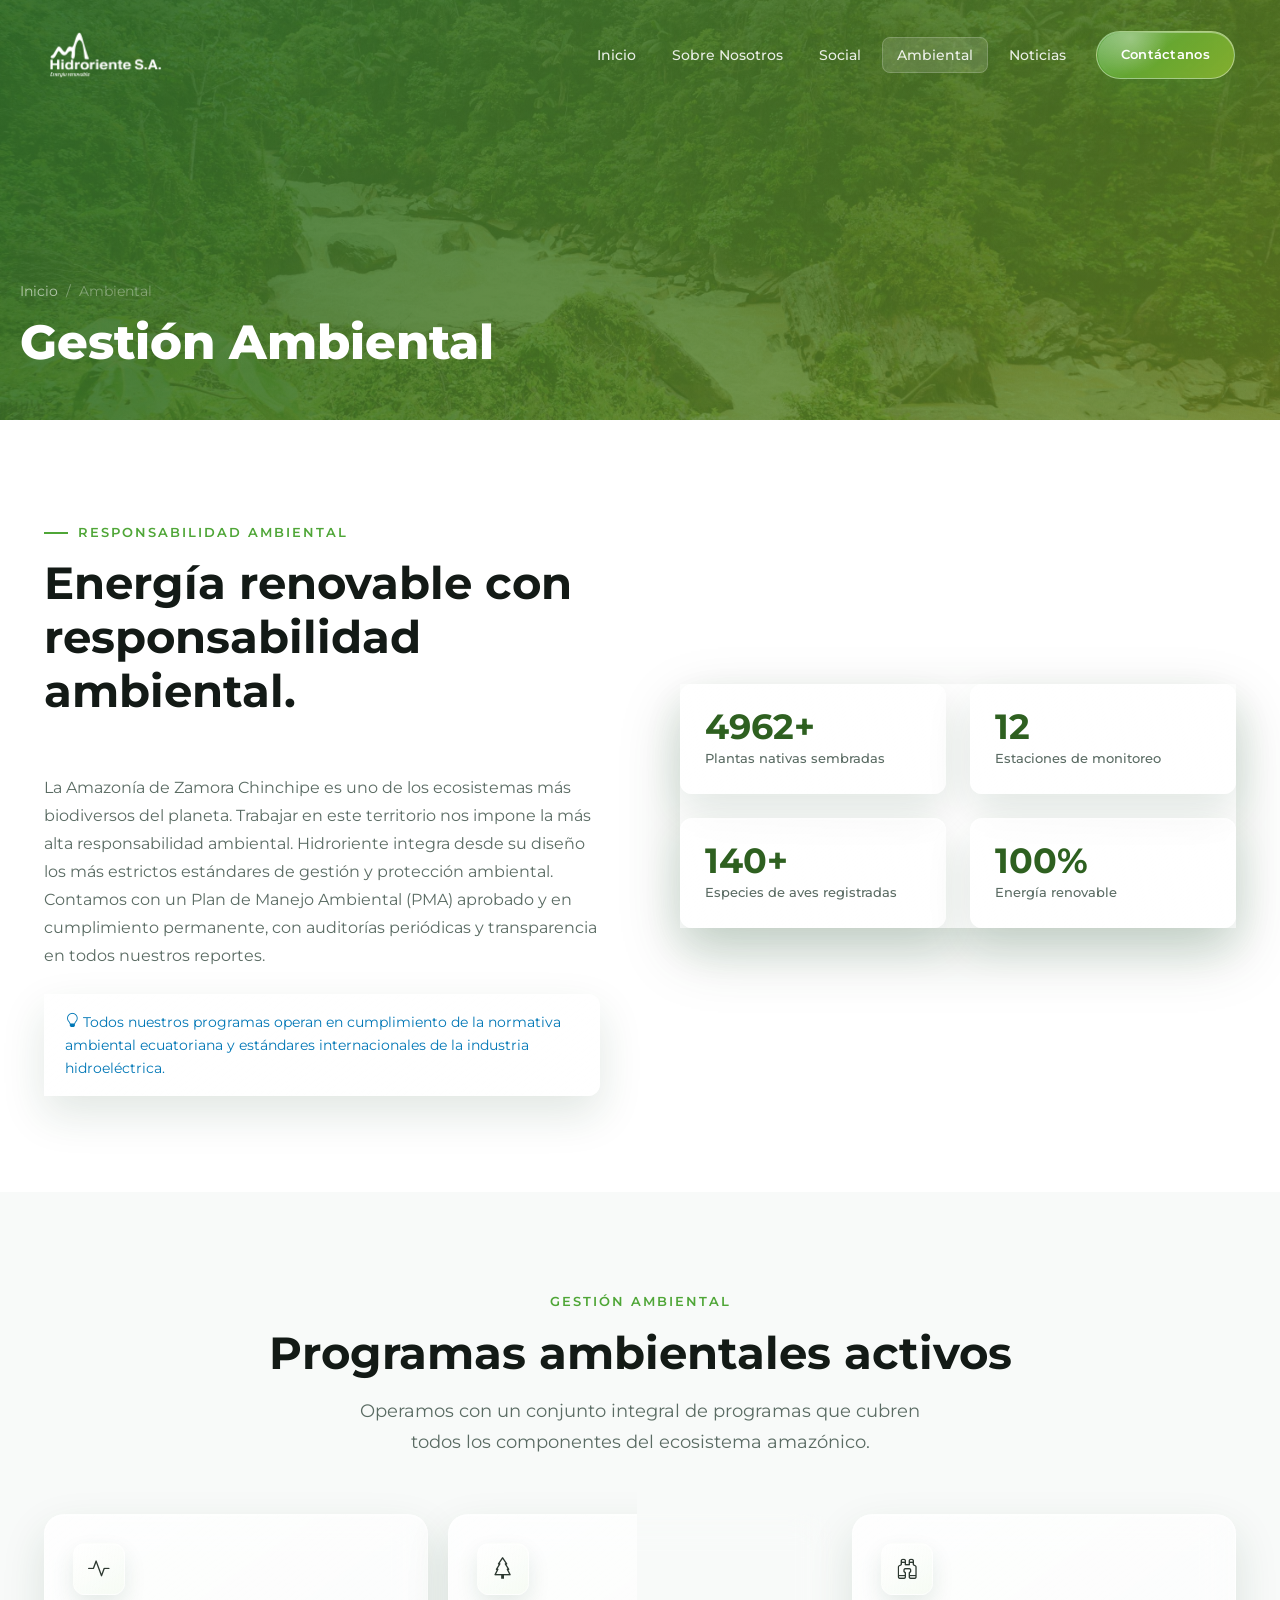
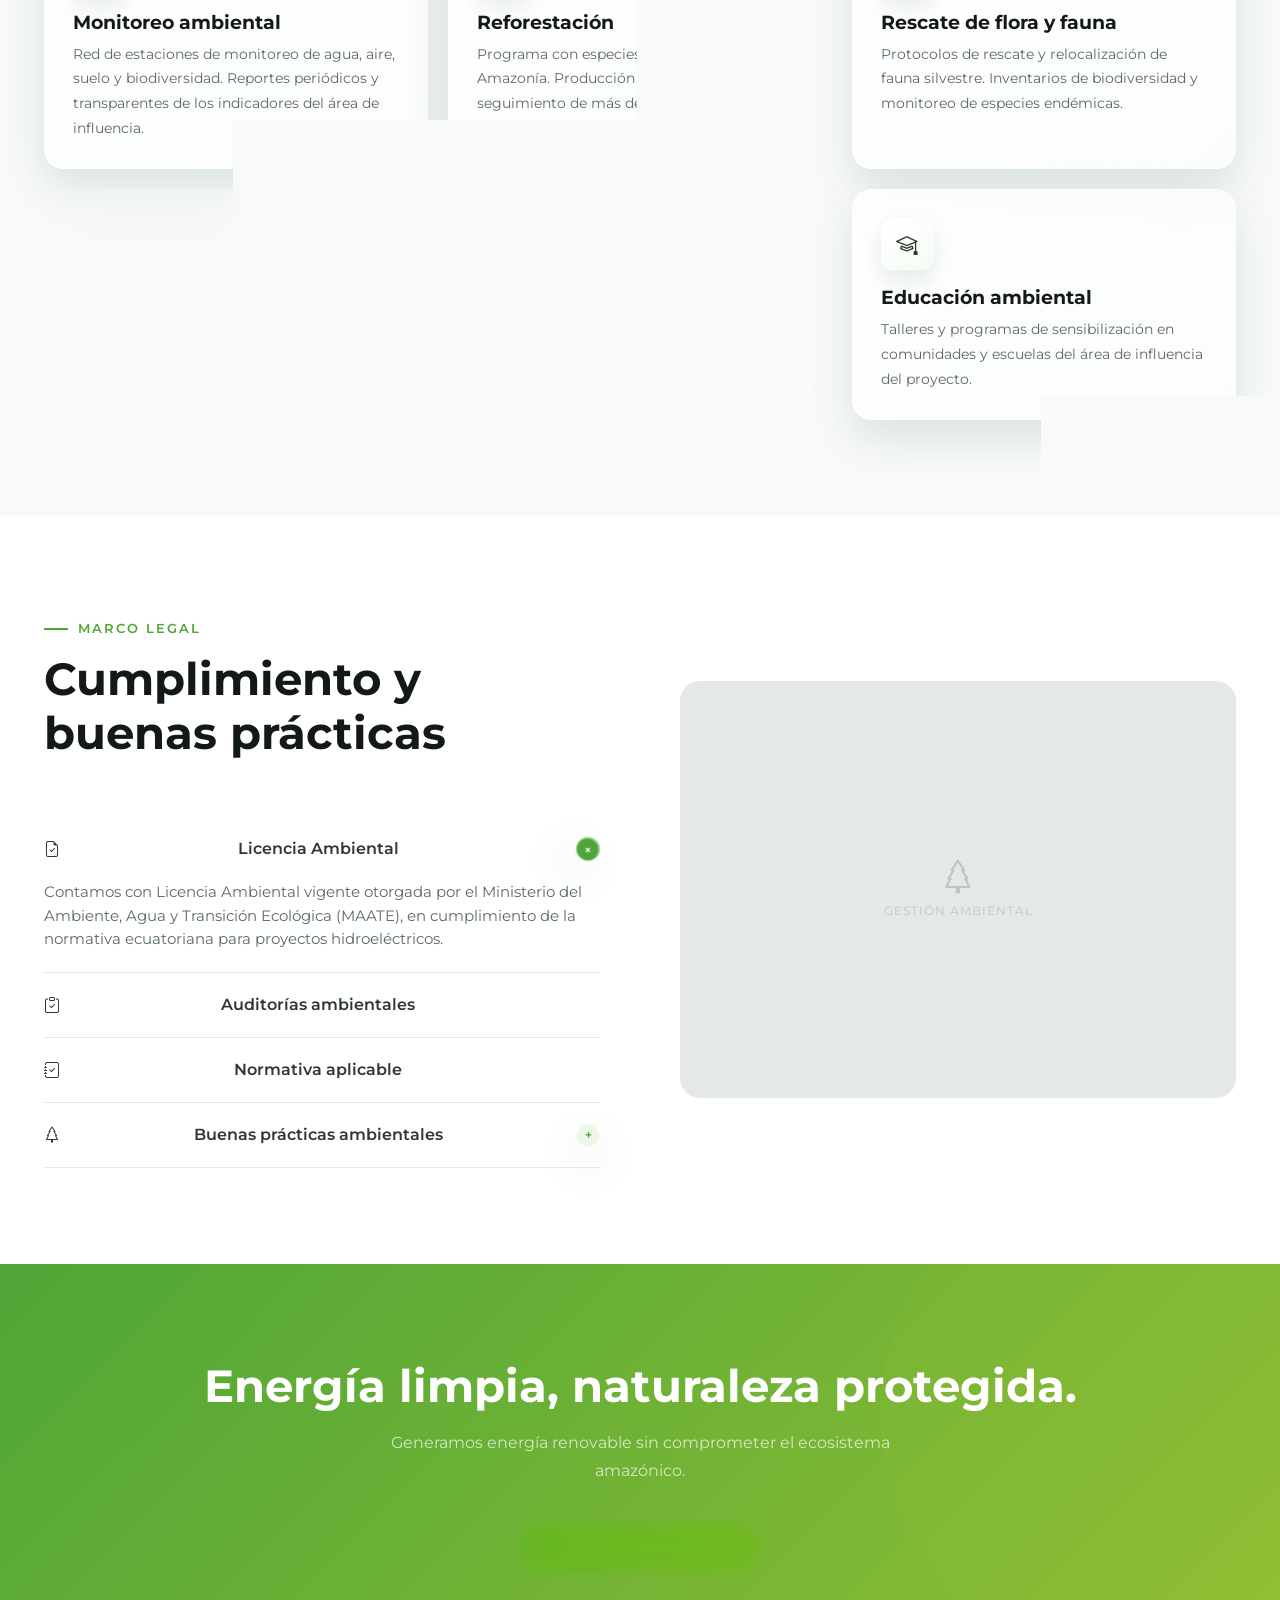
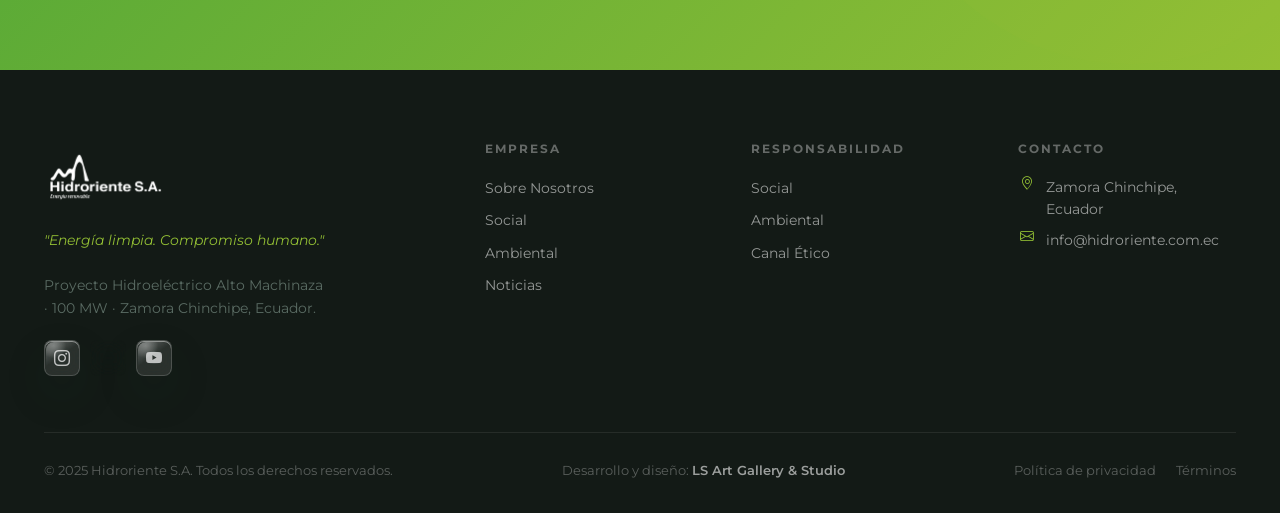
<file: hidroriente 2/pages/ambiental.html>
<!DOCTYPE html><html lang="es"><head><meta charset="UTF-8"><meta name="viewport" content="width=device-width,initial-scale=1.0"><meta name="description" content="Hidroriente impulsa energía renovable con monitoreo, reforestación y protección ambiental en la Amazonía ecuatoriana."><title>Gestión ambiental | Hidroriente</title>
  <link rel="icon" type="image/png" href="../assets/icons/fabicon-hidroriente.png">
  <link rel="apple-touch-icon" href="../assets/icons/fabicon-hidroriente.png"><link rel="preconnect" href="https://fonts.googleapis.com"><link href="https://fonts.googleapis.com/css2?family=Montserrat:ital,wght@0,300;0,400;0,500;0,600;0,700;0,800;1,400&display=swap" rel="stylesheet"><link rel="stylesheet" href="../css/style.css"><style>:root{--green:#4FA637;--green-dark:#2e6020;--green-light:#93BF34;--green-pale:#edf7e8;--font-display:'Montserrat',sans-serif;--font-body:'Montserrat',sans-serif}h1,h2,h3,h4,h5{font-family:'Montserrat',sans-serif;font-weight:700}h1{font-weight:800}.nav-logo-img{display:block !important;height:70px;width:auto;object-fit:contain;filter:brightness(0) invert(1);transition:filter 0.3s ease}.site-header.scrolled .nav-logo-img{filter:none}.hero-inner{background:linear-gradient(135deg,#3F842C 0%,#6F9128 100%)}.cta-section{background:linear-gradient(135deg,#4FA637 0%,#93BF34 100%)}</style>
  <link rel="canonical" href="https://hidroriente-v1.vercel.app/pages/ambiental.html">
  <meta name="robots" content="index,follow">
  <meta property="og:type" content="website">
  <meta property="og:site_name" content="Hidroriente S.A.">
  <meta property="og:locale" content="es_EC">
  <meta property="og:url" content="https://hidroriente-v1.vercel.app/pages/ambiental.html">
  <meta property="og:title" content="Gestión ambiental | Hidroriente">
  <meta property="og:description" content="Hidroriente impulsa energía renovable con monitoreo, reforestación y protección ambiental en la Amazonía ecuatoriana.">
  <meta property="og:image" content="https://hidroriente-v1.vercel.app/assets/images/hero-main.jpg">
  <meta name="twitter:card" content="summary_large_image">
  <meta name="twitter:title" content="Gestión ambiental | Hidroriente">
  <meta name="twitter:description" content="Hidroriente impulsa energía renovable con monitoreo, reforestación y protección ambiental en la Amazonía ecuatoriana.">
  <meta name="twitter:image" content="https://hidroriente-v1.vercel.app/assets/images/hero-main.jpg">
</head><body><header class="site-header" id="siteHeader"><div class="container"><nav class="nav">
<a href="../index.html" class="nav-logo"><img src="../assets/logos/logo.png" alt="Hidroriente" class="nav-logo-img" onerror="this.style.display='none'"></a>
<ul class="nav-links"><li><a href="../index.html" class="nav-link ">Inicio</a></li><li><a href="../pages/sobre-nosotros.html" class="nav-link ">Sobre Nosotros</a></li><li><a href="../pages/social.html" class="nav-link ">Social</a></li><li><a href="../pages/ambiental.html" class="nav-link active">Ambiental</a></li><li><a href="../pages/noticias.html" class="nav-link ">Noticias</a></li><li><a href="../pages/contacto.html" class="nav-link nav-cta"><span class="btn btn--primary" style="padding:10px 20px;font-size:.84rem">Contáctanos</span></a></li></ul>
<button class="nav-hamburger"><span></span><span></span><span></span></button></nav></div></header>
<nav class="nav-mobile"><button class="nav-mobile-close"><i class="bi bi-x-lg" aria-hidden="true"></i></button><a href="../index.html" class="nav-link">Inicio</a><a href="../pages/sobre-nosotros.html" class="nav-link">Sobre Nosotros</a><a href="../pages/social.html" class="nav-link">Social</a><a href="../pages/ambiental.html" class="nav-link">Ambiental</a><a href="../pages/noticias.html" class="nav-link">Noticias</a><a href="../pages/contacto.html" class="nav-link">Contacto</a></nav><section class="hero-inner"><div class="hero-bg"><img src="../assets/images/hero-ambiental.jpg" alt="Gestión Ambiental" class="hero-bg-img" onerror="this.style.display='none'"></div><div class="container hero-inner-content"><div class="breadcrumb"><a href="../index.html">Inicio</a><span>/</span><span>Ambiental</span></div><h1>Gestión Ambiental</h1></div></section>
<section class="section"><div class="container"><div class="intro-block-inner">
<div class="fade-up"><div class="section-header"><div class="eyebrow">Responsabilidad ambiental</div><h2>Energía renovable con responsabilidad ambiental.</h2></div>
<p>La Amazonía de Zamora Chinchipe es uno de los ecosistemas más biodiversos del planeta. Trabajar en este territorio nos impone la más alta responsabilidad ambiental. Hidroriente integra desde su diseño los más estrictos estándares de gestión y protección ambiental.</p>
<p>Contamos con un Plan de Manejo Ambiental (PMA) aprobado y en cumplimiento permanente, con auditorías periódicas y transparencia en todos nuestros reportes.</p>
<div class="notice mt-24"><i class="bi bi-lightbulb" aria-hidden="true"></i> Todos nuestros programas operan en cumplimiento de la normativa ambiental ecuatoriana y estándares internacionales de la industria hidroeléctrica.</div></div>
<div class="intro-numbers stagger fade-up">
<div class="intro-number"><span class="intro-number-val" data-count="5000" data-suffix="+">5000+</span><span class="intro-number-label">Plantas nativas sembradas</span></div>
<div class="intro-number"><span class="intro-number-val">12</span><span class="intro-number-label">Estaciones de monitoreo</span></div>
<div class="intro-number"><span class="intro-number-val">140+</span><span class="intro-number-label">Especies de aves registradas</span></div>
<div class="intro-number"><span class="intro-number-val">100%</span><span class="intro-number-label">Energía renovable</span></div>
</div></div></div></section>

<section class="section bg-off"><div class="container">
<div class="section-header section-header--center fade-up"><div class="eyebrow">Gestión ambiental</div><h2>Programas ambientales activos</h2><p>Operamos con un conjunto integral de programas que cubren todos los componentes del ecosistema amazónico.</p></div>
<div style="display:grid;grid-template-columns:repeat(3,1fr);gap:20px" class="stagger">
<div class="program-card"><div class="program-card-icon"><i class="bi bi-activity" aria-hidden="true"></i></div><h4>Monitoreo ambiental</h4><p>Red de estaciones de monitoreo de agua, aire, suelo y biodiversidad. Reportes periódicos y transparentes de los indicadores del área de influencia.</p></div>
<div class="program-card"><div class="program-card-icon"><i class="bi bi-tree" aria-hidden="true"></i></div><h4>Reforestación</h4><p>Programa con especies nativas de la Amazonía. Producción en vivero, siembra y seguimiento de más de 5.000 plantas en zonas de compensación.</p></div>
<div class="program-card"><div class="program-card-icon"><i class="bi bi-binoculars" aria-hidden="true"></i></div><h4>Rescate de flora y fauna</h4><p>Protocolos de rescate y relocalización de fauna silvestre. Inventarios de biodiversidad y monitoreo de especies endémicas.</p></div>
<div class="program-card"><div class="program-card-icon"><i class="bi bi-droplet" aria-hidden="true"></i></div><h4>Calidad del agua</h4><p>Monitoreo permanente de la calidad fisicoquímica y biológica del río Alto Machinaza. Control de caudales ecológicos.</p></div>
<div class="program-card"><div class="program-card-icon"><i class="bi bi-recycle" aria-hidden="true"></i></div><h4>Manejo de residuos</h4><p>Sistema integral de gestión de residuos sólidos y líquidos. Manejo diferenciado, reciclaje y disposición final adecuada.</p></div>
<div class="program-card"><div class="program-card-icon"><i class="bi bi-mortarboard" aria-hidden="true"></i></div><h4>Educación ambiental</h4><p>Talleres y programas de sensibilización en comunidades y escuelas del área de influencia del proyecto.</p></div>
</div></div></section>

<section class="section"><div class="container"><div class="intro-block-inner">
<div class="fade-up"><div class="section-header"><div class="eyebrow">Marco legal</div><h2>Cumplimiento y buenas prácticas</h2></div>
<div class="accordion-item open"><button class="accordion-trigger"><i class="bi bi-file-earmark-check" aria-hidden="true"></i> Licencia Ambiental <span class="accordion-icon">+</span></button><div class="accordion-body">Contamos con Licencia Ambiental vigente otorgada por el Ministerio del Ambiente, Agua y Transición Ecológica (MAATE), en cumplimiento de la normativa ecuatoriana para proyectos hidroeléctricos.</div></div>
<div class="accordion-item"><button class="accordion-trigger"><i class="bi bi-clipboard-check" aria-hidden="true"></i> Auditorías ambientales <span class="accordion-icon">+</span></button><div class="accordion-body">Realizamos auditorías ambientales periódicas internas y externas. Los resultados son presentados ante la autoridad ambiental y comunicados con total transparencia.</div></div>
<div class="accordion-item"><button class="accordion-trigger"><i class="bi bi-journal-check" aria-hidden="true"></i> Normativa aplicable <span class="accordion-icon">+</span></button><div class="accordion-body">Cumplimos con el Código Orgánico del Ambiente, el Reglamento al CODA, el TULSMA y estándares internacionales de la industria hidroeléctrica.</div></div>
<div class="accordion-item"><button class="accordion-trigger"><i class="bi bi-tree" aria-hidden="true"></i> Buenas prácticas ambientales <span class="accordion-icon">+</span></button><div class="accordion-body">Aplicamos buenas prácticas en todas las fases: control de erosión, manejo de escorrentías, protección de riberas y minimización de impactos en el ecosistema amazónico.</div></div>
</div>
<div class="fade-up" style="border-radius:var(--radius-lg);overflow:hidden;aspect-ratio:4/3;background:var(--gray-200)">
<div class="img-placeholder"><span class="img-placeholder-icon bi bi-tree" aria-hidden="true"></span><span>Gestión Ambiental</span></div></div>
</div></div></section>
<section class="section cta-section"><div class="container fade-up"><h2>Energía limpia, naturaleza protegida.</h2><p>Generamos energía renovable sin comprometer el ecosistema amazónico.</p><a href="noticias.html" class="btn btn--primary">Ver noticias ambientales</a></div></section><footer class="site-footer"><div class="container"><div class="footer-grid">
<div class="footer-brand"><div class="footer-logo"><img src="../assets/logos/logo.png" alt="Hidroriente" style="height:70px;width:auto;object-fit:contain;filter:brightness(0) invert(1)" onerror="this.style.display='none'"><div class="footer-logo-mark" id="footerFallback" style="display:none">H</div></div><p class="footer-tagline">"Energía limpia. Compromiso humano."</p><p class="footer-desc">Proyecto Hidroeléctrico Alto Machinaza · 100 MW · Zamora Chinchipe, Ecuador.</p><div class="footer-socials"><a href="https://www.instagram.com/hidroriente/" class="footer-social" title="Instagram" aria-label="Instagram" target="_blank" rel="noopener"><i class="bi bi-instagram" aria-hidden="true"></i></a><a href="https://ec.linkedin.com/company/hidroriente" class="footer-social" title="LinkedIn" aria-label="LinkedIn" target="_blank" rel="noopener"><i class="bi bi-linkedin" aria-hidden="true"></i></a><a href="https://www.youtube.com/@hidroriente" class="footer-social" title="YouTube" aria-label="YouTube" target="_blank" rel="noopener"><i class="bi bi-youtube" aria-hidden="true"></i></a></div></div>
<div class="footer-col"><h5>Empresa</h5><nav class="footer-links"><a href="../pages/sobre-nosotros.html">Sobre Nosotros</a><a href="../pages/social.html">Social</a><a href="../pages/ambiental.html">Ambiental</a><a href="../pages/noticias.html">Noticias</a></nav></div>
<div class="footer-col"><h5>Responsabilidad</h5><nav class="footer-links"><a href="../pages/social.html">Social</a><a href="../pages/ambiental.html">Ambiental</a><a href="../pages/contacto.html#canal-etico">Canal Ético</a></nav></div>
        <div class="footer-col"><h5>Contacto</h5><div class="footer-contact-item"><i class="bi bi-geo-alt" aria-hidden="true"></i><span>Zamora Chinchipe, Ecuador</span></div><div class="footer-contact-item"><i class="bi bi-envelope" aria-hidden="true"></i><span>info@hidroriente.com.ec</span></div></div>
</div><div class="footer-bottom"><span>© 2025 Hidroriente S.A. Todos los derechos reservados.</span><span class="footer-credit">Desarrollo y diseño: <a href="https://lsartstudios.com" target="_blank" rel="noopener">LS Art Gallery &amp; Studio</a></span><div style="display:flex;gap:20px"><a href="https://acrobat.adobe.com/id/urn:aaid:sc:US:3f950a81-88f4-4bac-9480-9a20771fda4f" target="_blank" rel="noopener">Política de privacidad</a><a href="#">Términos</a></div></div></div></footer><script src="../js/main.js"></script></body></html>
</file>
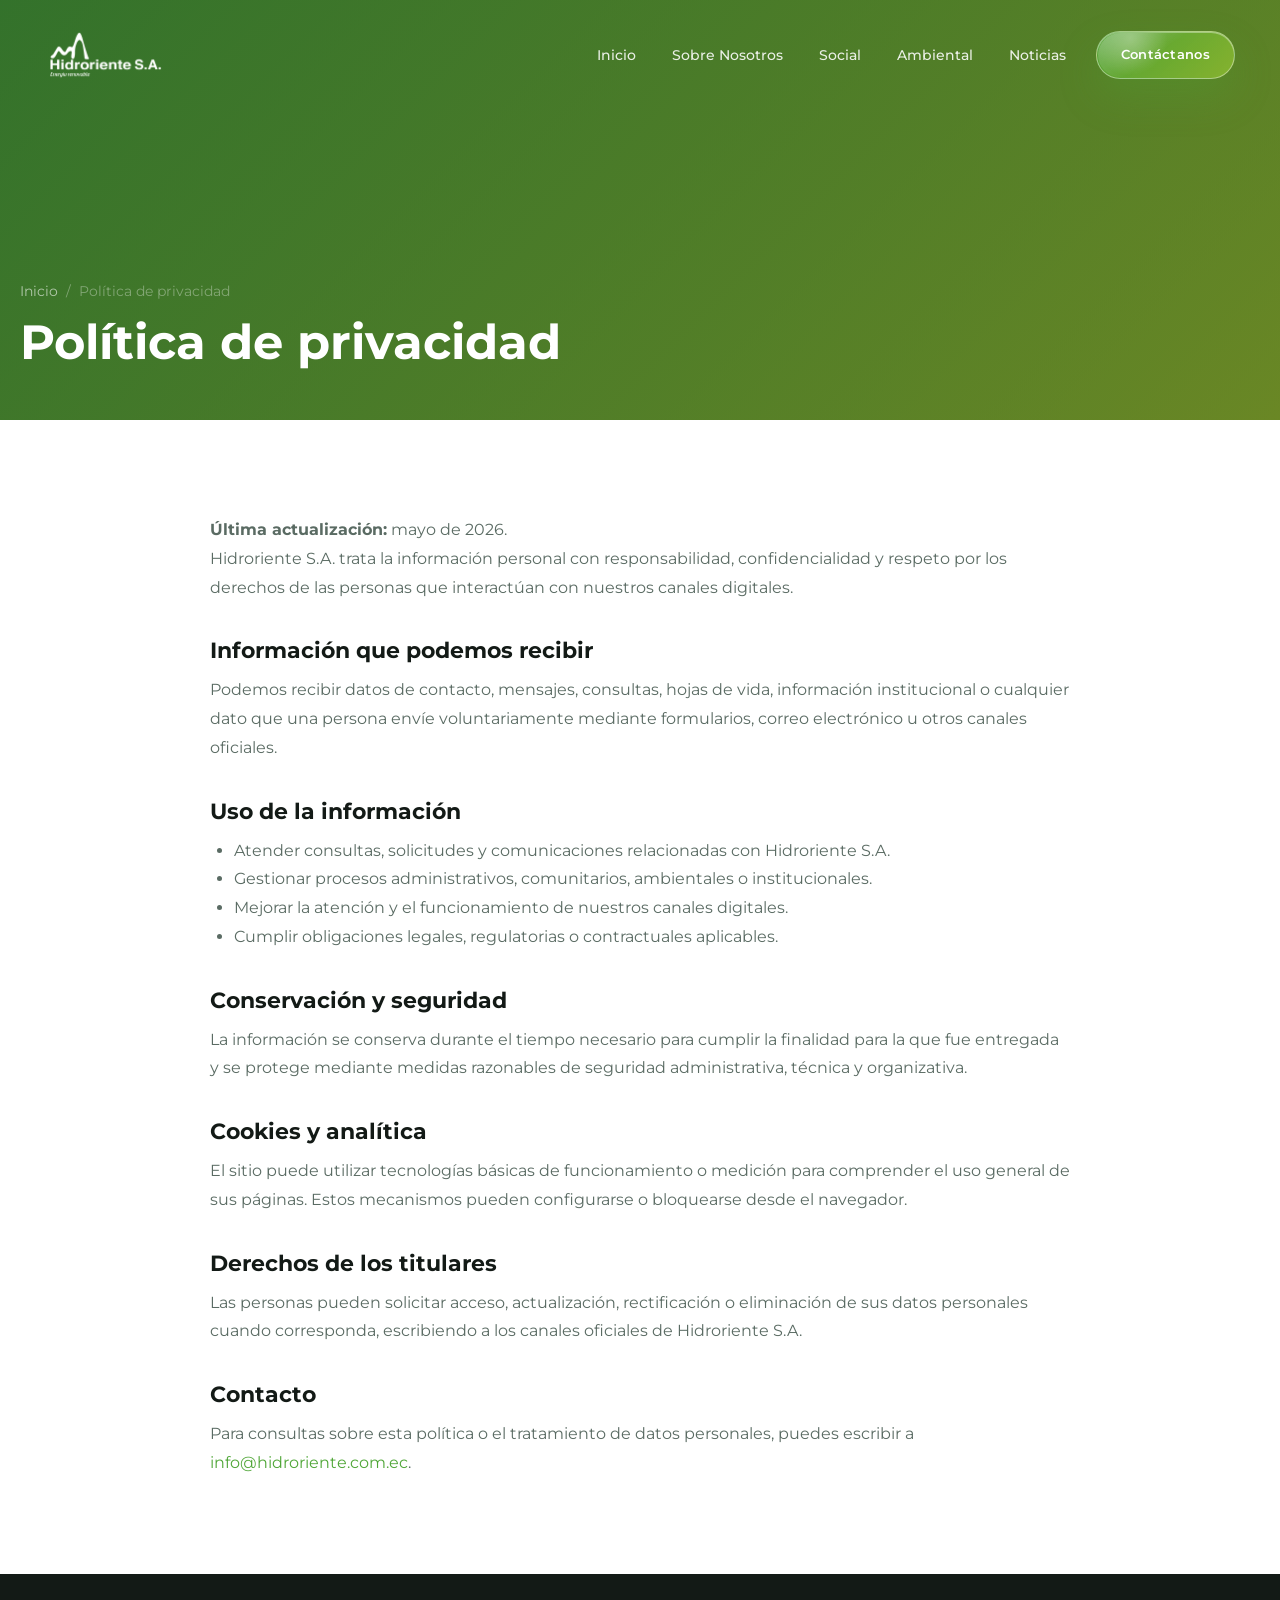
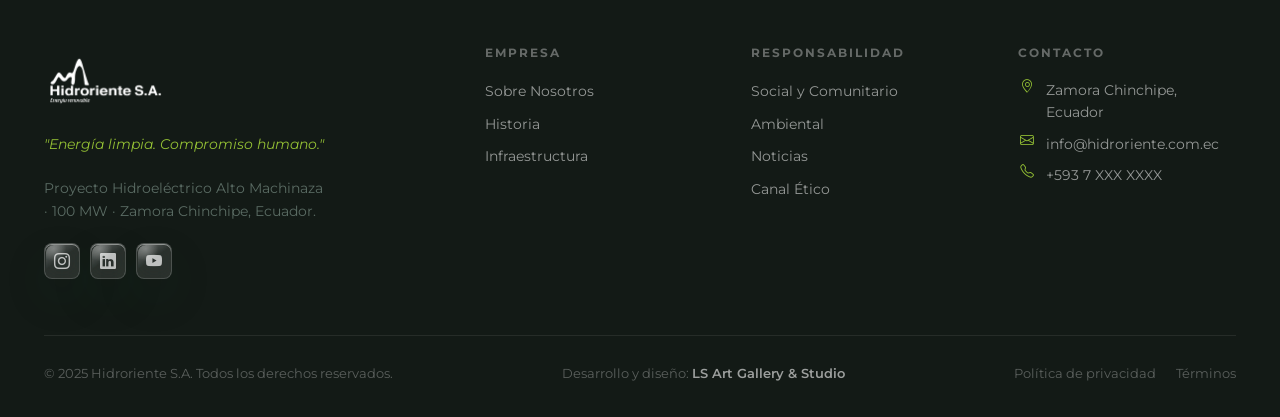
<file: hidroriente 2/pages/politica-privacidad.html>
<!DOCTYPE html>
<html lang="es">
<head>
  <meta charset="UTF-8">
  <meta name="viewport" content="width=device-width, initial-scale=1.0">
  <meta name="description" content="Política de privacidad de Hidroriente S.A.">
  <title>Política de privacidad — Hidroriente S.A.</title>
  <link rel="icon" type="image/png" href="../assets/icons/fabicon-hidroriente.png">
  <link rel="apple-touch-icon" href="../assets/icons/fabicon-hidroriente.png">
  <link rel="preconnect" href="https://fonts.googleapis.com">
  <link href="https://fonts.googleapis.com/css2?family=Montserrat:ital,wght@0,300;0,400;0,500;0,600;0,700;0,800;1,400&display=swap" rel="stylesheet">
  <link rel="stylesheet" href="../css/style.css">
  <style>
    :root {
      --green: #4FA637;
      --green-dark: #2e6020;
      --green-light: #93BF34;
      --green-pale: #edf7e8;
      --font-display: 'Montserrat', sans-serif;
      --font-body: 'Montserrat', sans-serif;
    }

    h1, h2, h3, h4, h5 {
      font-family: 'Montserrat', sans-serif;
      font-weight: 700;
    }

    .nav-logo-img {
      display: block !important;
      height: 70px;
      width: auto;
      object-fit: contain;
      filter: brightness(0) invert(1);
      transition: filter 0.3s ease;
    }

    .site-header.scrolled .nav-logo-img {
      filter: none;
    }

    .hero-inner,
    .hero-inner .hero-bg {
      background: linear-gradient(135deg, #3F842C 0%, #6F9128 100%);
    }

    .privacy-content {
      max-width: 860px;
      margin: 0 auto;
    }

    .privacy-content h2 {
      margin-top: 36px;
      margin-bottom: 12px;
      font-size: 1.35rem;
    }

    .privacy-content p,
    .privacy-content li {
      color: var(--gray-600);
      line-height: 1.8;
    }

    .privacy-content ul {
      list-style: disc;
      padding-left: 24px;
      margin: 12px 0 0;
    }
  </style>
</head>
<body>

<header class="site-header" id="siteHeader">
  <div class="container">
    <nav class="nav">
      <a href="../index.html" class="nav-logo">
        <img src="../assets/logos/logo.png" alt="Hidroriente" class="nav-logo-img">
      </a>
      <ul class="nav-links">
        <li><a href="../index.html" class="nav-link">Inicio</a></li>
        <li><a href="../pages/sobre-nosotros.html" class="nav-link">Sobre Nosotros</a></li>
        <li><a href="../pages/social.html" class="nav-link">Social</a></li>
        <li><a href="../pages/ambiental.html" class="nav-link">Ambiental</a></li>
        <li><a href="../pages/noticias.html" class="nav-link">Noticias</a></li>
        <li><a href="../pages/contacto.html" class="nav-link nav-cta">
          <span class="btn btn--primary" style="padding:10px 22px;font-size:.84rem">Contáctanos</span>
        </a></li>
      </ul>
      <button class="nav-hamburger" aria-label="Menú">
        <span></span><span></span><span></span>
      </button>
    </nav>
  </div>
</header>

<nav class="nav-mobile">
  <button class="nav-mobile-close" aria-label="Cerrar"><i class="bi bi-x-lg" aria-hidden="true"></i></button>
  <a href="../index.html" class="nav-link">Inicio</a>
  <a href="../pages/sobre-nosotros.html" class="nav-link">Sobre Nosotros</a>
  <a href="../pages/social.html" class="nav-link">Social</a>
  <a href="../pages/ambiental.html" class="nav-link">Ambiental</a>
  <a href="../pages/noticias.html" class="nav-link">Noticias</a>
  <a href="../pages/contacto.html" class="nav-link">Contacto</a>
</nav>

<section class="hero-inner">
  <div class="hero-bg"></div>
  <div class="container hero-inner-content">
    <div class="breadcrumb">
      <a href="../index.html">Inicio</a>
      <span>/</span>
      <span>Política de privacidad</span>
    </div>
    <h1>Política de privacidad</h1>
  </div>
</section>

<section class="section">
  <div class="container">
    <article class="privacy-content">
      <p><strong>Última actualización:</strong> mayo de 2026.</p>
      <p>Hidroriente S.A. trata la información personal con responsabilidad, confidencialidad y respeto por los derechos de las personas que interactúan con nuestros canales digitales.</p>

      <h2>Información que podemos recibir</h2>
      <p>Podemos recibir datos de contacto, mensajes, consultas, hojas de vida, información institucional o cualquier dato que una persona envíe voluntariamente mediante formularios, correo electrónico u otros canales oficiales.</p>

      <h2>Uso de la información</h2>
      <ul>
        <li>Atender consultas, solicitudes y comunicaciones relacionadas con Hidroriente S.A.</li>
        <li>Gestionar procesos administrativos, comunitarios, ambientales o institucionales.</li>
        <li>Mejorar la atención y el funcionamiento de nuestros canales digitales.</li>
        <li>Cumplir obligaciones legales, regulatorias o contractuales aplicables.</li>
      </ul>

      <h2>Conservación y seguridad</h2>
      <p>La información se conserva durante el tiempo necesario para cumplir la finalidad para la que fue entregada y se protege mediante medidas razonables de seguridad administrativa, técnica y organizativa.</p>

      <h2>Cookies y analítica</h2>
      <p>El sitio puede utilizar tecnologías básicas de funcionamiento o medición para comprender el uso general de sus páginas. Estos mecanismos pueden configurarse o bloquearse desde el navegador.</p>

      <h2>Derechos de los titulares</h2>
      <p>Las personas pueden solicitar acceso, actualización, rectificación o eliminación de sus datos personales cuando corresponda, escribiendo a los canales oficiales de Hidroriente S.A.</p>

      <h2>Contacto</h2>
      <p>Para consultas sobre esta política o el tratamiento de datos personales, puedes escribir a <a href="mailto:info@hidroriente.com.ec" class="text-green">info@hidroriente.com.ec</a>.</p>
    </article>
  </div>
</section>

<footer class="site-footer">
  <div class="container">
    <div class="footer-grid">
      <div class="footer-brand">
        <div class="footer-logo">
          <img src="../assets/logos/logo.png" alt="Hidroriente" style="height:70px;width:auto;object-fit:contain;filter:brightness(0) invert(1)" onerror="this.style.display='none'">
          <div class="footer-logo-mark" id="footerFallback" style="display:none">H</div>
        </div>
        <p class="footer-tagline">"Energía limpia. Compromiso humano."</p>
        <p class="footer-desc">Proyecto Hidroeléctrico Alto Machinaza · 100 MW · Zamora Chinchipe, Ecuador.</p>
        <div class="footer-socials">
          <a href="https://www.instagram.com/hidroriente/" class="footer-social" title="Instagram" aria-label="Instagram" target="_blank" rel="noopener"><i class="bi bi-instagram" aria-hidden="true"></i></a>
          <a href="https://ec.linkedin.com/company/hidroriente" class="footer-social" title="LinkedIn" aria-label="LinkedIn" target="_blank" rel="noopener"><i class="bi bi-linkedin" aria-hidden="true"></i></a>
          <a href="https://www.youtube.com/@hidroriente" class="footer-social" title="YouTube" aria-label="YouTube" target="_blank" rel="noopener"><i class="bi bi-youtube" aria-hidden="true"></i></a>
        </div>
      </div>
      <div class="footer-col">
        <h5>Empresa</h5>
        <nav class="footer-links">
          <a href="../pages/sobre-nosotros.html">Sobre Nosotros</a>
          <a href="../pages/sobre-nosotros.html#historia">Historia</a>
          <a href="../pages/sobre-nosotros.html#infraestructura">Infraestructura</a>
        </nav>
      </div>
      <div class="footer-col">
        <h5>Responsabilidad</h5>
        <nav class="footer-links">
          <a href="../pages/social.html">Social y Comunitario</a>
          <a href="../pages/ambiental.html">Ambiental</a>
          <a href="../pages/noticias.html">Noticias</a>
          <a href="../pages/contacto.html#canal-etico">Canal Ético</a>
        </nav>
      </div>
      <div class="footer-col">
        <h5>Contacto</h5>
        <div class="footer-contact-item"><i class="bi bi-geo-alt" aria-hidden="true"></i><span>Zamora Chinchipe, Ecuador</span></div>
        <div class="footer-contact-item"><i class="bi bi-envelope" aria-hidden="true"></i><span>info@hidroriente.com.ec</span></div>
        <div class="footer-contact-item"><i class="bi bi-telephone" aria-hidden="true"></i><span>+593 7 XXX XXXX</span></div>
      </div>
    </div>
    <div class="footer-bottom">
      <span>© 2025 Hidroriente S.A. Todos los derechos reservados.</span>
      <span class="footer-credit">Desarrollo y diseño: <a href="https://lsartstudios.com" target="_blank" rel="noopener">LS Art Gallery &amp; Studio</a></span>
      <div style="display:flex;gap:20px">
        <a href="https://acrobat.adobe.com/id/urn:aaid:sc:US:3f950a81-88f4-4bac-9480-9a20771fda4f" target="_blank" rel="noopener">Política de privacidad</a>
        <a href="#">Términos</a>
      </div>
    </div>
  </div>
</footer>

<script src="../js/main.js"></script>
<script>
  const footerLogo = document.querySelector('.footer-logo img');
  if (footerLogo) {
    footerLogo.addEventListener('error', function() {
      this.style.display = 'none';
      document.getElementById('footerFallback').style.display = 'flex';
    });
  }
</script>
</body>
</html>
</file>
<file: hidroriente 2/css/style.css>
@import url('https://fonts.googleapis.com/css2?family=Montserrat:ital,wght@0,300;0,400;0,500;0,600;0,700;0,800;1,400&display=swap');
@import url('https://cdn.jsdelivr.net/npm/bootstrap-icons@1.11.3/font/bootstrap-icons.min.css');
:root{--green:#4FA637;--green-dark:#2e6020;--green-light:#93BF34;--green-pale:#edf7e8;--hero-green:#3F842C;--hero-green-light:#6F9128;--blue:#0077b6;--blue-light:#48cae4;--blue-pale:#e0f4fb;--white:#ffffff;--off-white:#f8faf9;--gray-100:#f2f4f3;--gray-200:#e4e8e6;--gray-400:#9aada4;--gray-600:#5a6b63;--gray-800:#2c3830;--black:#131a16;--font-display:'Montserrat',system-ui,sans-serif;--font-body:'Montserrat',system-ui,sans-serif;--radius:12px;--radius-lg:20px;--radius-xl:32px;--shadow-sm:0 2px 12px rgba(0,77,46,0.08);--shadow-md:0 8px 32px rgba(0,77,46,0.12);--shadow-lg:0 24px 64px rgba(0,77,46,0.16);--transition:0.3s cubic-bezier(0.22,1,0.36,1)}
*,*::before,*::after{margin:0;padding:0;box-sizing:border-box}
html{scroll-behavior:smooth}
body{font-family:var(--font-body);color:var(--gray-800);background:var(--white);line-height:1.6;overflow-x:hidden}
img{max-width:100%;display:block}a{text-decoration:none;color:inherit}ul{list-style:none}button{cursor:pointer;border:none;background:none;font-family:inherit}
h1,h2,h3,h4,h5{font-family:var(--font-display);line-height:1.2;color:var(--black)}
h1{font-size:clamp(2.4rem,5vw,4rem);font-weight:700}h2{font-size:clamp(1.8rem,3.5vw,2.8rem);font-weight:600}h3{font-size:clamp(1.3rem,2.5vw,1.8rem);font-weight:600}h4{font-size:1.2rem;font-weight:600}p{font-size:1rem;line-height:1.75;color:var(--gray-600)}
.container{width:100%;max-width:1240px;margin:0 auto;padding:0 24px}.container--wide{max-width:1440px}.section{padding:96px 0}.section--sm{padding:64px 0}.section--lg{padding:128px 0}
.btn{display:inline-flex;align-items:center;gap:8px;padding:14px 28px;border-radius:50px;font-family:var(--font-body);font-size:.9rem;font-weight:600;letter-spacing:.3px;transition:var(--transition);white-space:nowrap}
.btn--primary{background:var(--green);color:var(--white);box-shadow:0 4px 20px rgba(0,112,74,.3)}.btn--primary:hover{background:var(--green-dark);box-shadow:0 8px 32px rgba(0,112,74,.4);transform:translateY(-2px)}
.btn--outline{background:transparent;color:var(--white);border:2px solid rgba(255,255,255,.6)}.btn--outline:hover{background:rgba(255,255,255,.15);border-color:var(--white)}
.btn--outline-dark{background:transparent;color:var(--green);border:2px solid var(--green)}.btn--outline-dark:hover{background:var(--green);color:var(--white)}
.btn--ghost{color:var(--green);padding:0;font-weight:600;gap:6px}.btn--ghost::after{content:'→';transition:transform var(--transition)}.btn--ghost:hover::after{transform:translateX(4px)}
.tag{display:inline-block;padding:4px 12px;border-radius:50px;font-size:.75rem;font-weight:600;letter-spacing:.5px;text-transform:uppercase}
.tag--green{background:var(--green-pale);color:var(--green-dark)}.tag--blue{background:var(--blue-pale);color:var(--blue)}.tag--gray{background:var(--gray-100);color:var(--gray-600)}
.section-header{margin-bottom:56px}.section-header--center{text-align:center}
.section-header .eyebrow{display:inline-flex;align-items:center;gap:10px;font-size:.8rem;font-weight:600;letter-spacing:2px;text-transform:uppercase;color:var(--green);margin-bottom:14px}
.section-header .eyebrow::before{content:'';display:block;width:24px;height:2px;background:var(--green)}
.section-header--center .eyebrow{justify-content:center}.section-header--center .eyebrow::before{display:none}
.section-header p{max-width:600px;margin-top:16px;font-size:1.1rem}.section-header--center p{margin:16px auto 0}
.site-header{position:fixed;top:0;left:0;right:0;z-index:1000;transition:var(--transition);padding:20px 0}
.site-header.scrolled{background:rgba(255,255,255,.96);backdrop-filter:blur(20px);box-shadow:var(--shadow-sm);padding:12px 0}
.site-header.scrolled .nav-link{color:var(--gray-800)}.site-header.scrolled .nav-logo-text{color:var(--green-dark)}.site-header.scrolled .nav-logo-sub{color:var(--gray-400)}
.nav{display:flex;align-items:center;justify-content:space-between;gap:32px}
.nav-logo{display:flex;align-items:center;gap:12px;flex-shrink:0}
.nav-logo-img{height:40px;width:auto}
.nav-logo-fallback{width:40px;height:40px;background:linear-gradient(135deg,var(--green),var(--green-light));border-radius:10px;display:none!important;align-items:center;justify-content:center;font-size:18px;color:white;font-weight:800;font-family:var(--font-display);flex-shrink:0}
.nav-logo-text{display:none!important;font-family:var(--font-display);font-size:1.2rem;font-weight:700;color:var(--white);line-height:1.1;transition:color var(--transition)}
.nav-logo-sub{display:none!important;font-family:var(--font-body);font-size:.65rem;font-weight:500;letter-spacing:1.5px;text-transform:uppercase;color:rgba(255,255,255,.65);transition:color var(--transition)}
.nav-links{display:flex;align-items:center;gap:6px}
.nav-link{font-size:.88rem;font-weight:500;color:rgba(255,255,255,.88);padding:8px 14px;border-radius:8px;transition:var(--transition)}
.nav-link:hover,.nav-link.active{color:var(--white);background:rgba(255,255,255,.12)}
.site-header.scrolled .nav-link:hover{background:var(--green-pale);color:var(--green-dark)}
.nav-cta{margin-left:8px}
.nav-hamburger{display:none;flex-direction:column;gap:5px;padding:8px;cursor:pointer}
.nav-hamburger span{display:block;width:22px;height:2px;background:var(--white);border-radius:2px;transition:var(--transition)}
.site-header.scrolled .nav-hamburger span{background:var(--gray-800)}
.nav-mobile{display:none;position:fixed;inset:0;background:var(--white);z-index:999;flex-direction:column;align-items:center;justify-content:center;gap:8px}
.nav-mobile.open{display:flex}
.nav-mobile .nav-link{font-size:1.5rem;color:var(--gray-800);font-family:var(--font-display);padding:12px 24px}
.nav-mobile-close{position:absolute;top:24px;right:24px;font-size:28px;color:var(--gray-600);cursor:pointer;background:none;border:none}
.hero{position:relative;min-height:100vh;display:flex;align-items:center;overflow:hidden}
.hero-bg{position:absolute;inset:0;background:var(--green-dark);z-index:0}
.hero-bg-img{position:absolute;inset:0;width:100%;height:100%;object-fit:cover;opacity:.45}
.hero-bg::after{content:'';position:absolute;inset:0;background:linear-gradient(135deg,rgba(47,107,43,.72) 0%,rgba(101,126,34,.52) 100%)}
.hero-bg::before{content:'';position:absolute;bottom:0;left:0;right:0;height:200px;background:transparent;z-index:1}
.hero-content{position:relative;z-index:2;padding-top:100px}
.hero-eyebrow{display:inline-flex;align-items:center;gap:10px;background:rgba(255,255,255,.12);backdrop-filter:blur(8px);border:1px solid rgba(255,255,255,.2);border-radius:50px;padding:6px 16px;font-size:.78rem;font-weight:600;letter-spacing:2px;text-transform:uppercase;color:rgba(255,255,255,.9);margin-bottom:24px}
.hero-eyebrow-dot{width:6px;height:6px;border-radius:50%;background:var(--blue-light);animation:blink 2s ease-in-out infinite}
@keyframes blink{0%,100%{opacity:1}50%{opacity:.3}}
.hero h1{color:var(--white);font-size:clamp(2.8rem,6vw,5rem);line-height:1.08;max-width:700px;margin-bottom:24px}
.hero h1 em{font-style:italic;color:var(--blue-light)}
.hero-sub{font-size:clamp(1rem,1.5vw,1.2rem);color:rgba(255,255,255,.8);max-width:520px;margin-bottom:40px;line-height:1.65}
.hero-actions{display:flex;gap:14px;flex-wrap:wrap}
.hero-stats{position:absolute;bottom:48px;right:0;z-index:2;display:flex;gap:1px}
.hero-stat{background:rgba(255,255,255,.1);backdrop-filter:blur(12px);border:1px solid rgba(255,255,255,.15);padding:20px 28px;text-align:center;min-width:130px}
.hero-stat:first-child{border-radius:var(--radius) 0 0 var(--radius)}.hero-stat:last-child{border-radius:0 var(--radius) var(--radius) 0}
.hero-stat-num{display:block;font-family:var(--font-display);font-size:2rem;font-weight:700;color:var(--white);line-height:1}
.hero-stat-label{display:block;font-size:.72rem;font-weight:500;letter-spacing:.5px;color:rgba(255,255,255,.65);margin-top:4px}
.hero-scroll{position:absolute;bottom:36px;left:50%;transform:translateX(-50%);z-index:2;display:flex;flex-direction:column;align-items:center;gap:8px;color:rgba(255,255,255,.5);font-size:.7rem;letter-spacing:1.5px;text-transform:uppercase}
.hero-scroll-line{width:1px;height:40px;background:linear-gradient(to bottom,rgba(255,255,255,.4),transparent);animation:scrollLine 1.8s ease-in-out infinite}
@keyframes scrollLine{0%{transform:scaleY(0);transform-origin:top}50%{transform:scaleY(1);transform-origin:top}50.1%{transform:scaleY(1);transform-origin:bottom}100%{transform:scaleY(0);transform-origin:bottom}}
.hero-inner{position:relative;height:420px;display:flex;align-items:flex-end;overflow:hidden;background:linear-gradient(135deg,var(--hero-green) 0%,var(--hero-green-light) 100%)}
.hero-inner .hero-bg{background:linear-gradient(135deg,var(--hero-green) 0%,var(--hero-green-light) 100%)}
.hero-inner .hero-bg-img{opacity:.4}
.hero-inner-content{position:relative;z-index:2;padding:48px 0}
.hero-inner-content h1{color:var(--white);font-size:clamp(2rem,4vw,3rem)}
.hero-inner-content .breadcrumb{display:flex;align-items:center;gap:8px;color:rgba(255,255,255,.6);font-size:.85rem;margin-bottom:12px}
.hero-inner-content .breadcrumb a{color:rgba(255,255,255,.6)}.hero-inner-content .breadcrumb a:hover{color:var(--white)}.hero-inner-content .breadcrumb span{color:rgba(255,255,255,.35)}
.intro-block{background:var(--white);padding:80px 0;border-bottom:1px solid var(--gray-200)}
.intro-block-inner{display:grid;grid-template-columns:1fr 1fr;gap:80px;align-items:center}
.intro-block h2{margin-bottom:20px}.intro-block p{font-size:1.05rem;margin-bottom:16px}
.intro-numbers{display:grid;grid-template-columns:1fr 1fr;gap:24px}
.intro-number{padding:24px;background:var(--green-pale);border-radius:var(--radius);border-left:3px solid var(--green)}
.intro-number-val{display:block;font-family:var(--font-display);font-size:2.2rem;font-weight:700;color:var(--green-dark);line-height:1}
.intro-number-label{display:block;font-size:.82rem;color:var(--gray-600);margin-top:4px;font-weight:500}
.video-section{background:var(--off-white)}
.video-layout{display:grid;grid-template-columns:1fr 1.2fr;gap:64px;align-items:center}
.video-text h2{margin-bottom:16px}.video-text p{margin-bottom:28px}
.video-placeholder{position:relative;aspect-ratio:16/9;background:var(--gray-800);border-radius:var(--radius-lg);overflow:hidden;cursor:pointer;box-shadow:var(--shadow-lg)}
.video-placeholder img{width:100%;height:100%;object-fit:cover;opacity:.7;transition:opacity var(--transition)}.video-placeholder:hover img{opacity:.85}
.video-play{position:absolute;top:50%;left:50%;transform:translate(-50%,-50%);width:72px;height:72px;background:rgba(255,255,255,.95);border-radius:50%;display:flex;align-items:center;justify-content:center;box-shadow:0 8px 32px rgba(0,0,0,.3);transition:transform var(--transition),box-shadow var(--transition)}
.video-play svg{width:24px;height:24px;fill:var(--green-dark);margin-left:4px}
.video-placeholder:hover .video-play{transform:translate(-50%,-50%) scale(1.1);box-shadow:0 12px 40px rgba(0,0,0,.4)}
.impact-section{background:linear-gradient(135deg,var(--green) 0%,var(--green-light) 100%)}
.impact-grid{display:grid;grid-template-columns:repeat(4,1fr);gap:1px;background:rgba(255,255,255,.08);border:1px solid rgba(255,255,255,.08);border-radius:var(--radius-lg);overflow:hidden}
.impact-item{background:rgba(0,40,24,.6);padding:40px 32px;text-align:center;transition:background var(--transition)}.impact-item:hover{background:rgba(0,112,74,.3)}
.impact-icon{font-size:2rem;margin-bottom:12px;display:block}
.impact-num{display:block;font-family:var(--font-display);font-size:clamp(2.2rem,3.5vw,3.2rem);font-weight:700;color:var(--white);line-height:1;margin-bottom:8px}
.impact-label{display:block;font-size:.85rem;font-weight:500;color:rgba(255,255,255,.6);line-height:1.3}
.areas-grid{display:grid;grid-template-columns:repeat(4,1fr);gap:20px}
.area-card{border-radius:var(--radius-lg);overflow:hidden;position:relative;aspect-ratio:3/4;cursor:pointer;background:var(--gray-200)}
.area-card-bg{position:absolute;inset:0;background:var(--green-dark);transition:transform .6s cubic-bezier(.22,1,.36,1)}
.area-card-bg img{width:100%;height:100%;object-fit:cover;opacity:.6;transition:opacity var(--transition)}
.area-card:hover .area-card-bg{transform:scale(1.05)}.area-card:hover .area-card-bg img{opacity:.75}
.area-card::after{content:'';position:absolute;inset:0;background:linear-gradient(to top,rgba(0,30,18,.9) 0%,rgba(0,30,18,.2) 60%,transparent 100%);z-index:1}
.area-card-content{position:absolute;bottom:0;left:0;right:0;padding:28px;z-index:2}
.area-card-icon{font-size:1.6rem;margin-bottom:8px;display:block}
.area-card-title{font-family:var(--font-display);font-size:1.3rem;font-weight:600;color:var(--white);margin-bottom:8px}
.area-card-desc{font-size:.85rem;color:rgba(255,255,255,.7);line-height:1.5;margin-bottom:14px;max-height:0;overflow:hidden;transition:max-height .4s ease}
.area-card:hover .area-card-desc{max-height:80px}.area-card .btn--ghost{color:var(--blue-light);font-size:.82rem}
.news-grid{display:grid;grid-template-columns:repeat(3,1fr);gap:28px}
.news-card{border-radius:var(--radius-lg);overflow:hidden;background:var(--white);box-shadow:var(--shadow-sm);transition:box-shadow var(--transition),transform var(--transition);border:1px solid var(--gray-200)}
.news-card:hover{box-shadow:var(--shadow-md);transform:translateY(-4px)}
.news-card-img{aspect-ratio:16/10;overflow:hidden;background:var(--gray-200);position:relative}
.news-card-img img{width:100%;height:100%;object-fit:cover;transition:transform .6s cubic-bezier(.22,1,.36,1)}.news-card:hover .news-card-img img{transform:scale(1.04)}
.news-card-body{padding:24px}.news-card-meta{display:flex;align-items:center;gap:10px;margin-bottom:12px}
.news-card-date{font-size:.78rem;color:var(--gray-400)}.news-card h4{margin-bottom:10px;font-size:1.05rem;line-height:1.4}
.news-card h4 a{color:var(--black)}.news-card h4 a:hover{color:var(--green)}.news-card p{font-size:.88rem;color:var(--gray-600);margin-bottom:16px}
.cta-section{background:linear-gradient(135deg,var(--green) 0%,var(--green-light) 100%);position:relative;overflow:hidden;text-align:center}
.cta-section::before{content:'';position:absolute;top:-100px;right:-100px;width:500px;height:500px;border-radius:50%;background:rgba(147,191,52,.12);pointer-events:none}
.cta-section h2{color:var(--white);margin-bottom:16px}.cta-section p{color:rgba(255,255,255,.7);margin-bottom:36px;max-width:520px;margin-left:auto;margin-right:auto}
.site-footer{background:var(--black);color:rgba(255,255,255,.6);padding:72px 0 32px}
.footer-grid{display:grid;grid-template-columns:1.8fr 1fr 1fr 1fr;gap:48px;margin-bottom:56px}
.footer-logo{display:flex;align-items:center;gap:10px;margin-bottom:16px}
.footer-logo-mark{width:36px;height:36px;background:linear-gradient(135deg,var(--green),var(--green-light));border-radius:8px;display:none!important;align-items:center;justify-content:center;font-size:14px;color:white;font-weight:800;font-family:var(--font-display)}
.footer-logo-text{font-family:var(--font-display);font-size:1.1rem;font-weight:700;color:var(--white)}
.footer-tagline{font-size:.9rem;font-style:italic;color:var(--green-light);margin-bottom:20px}.footer-desc{font-size:.85rem;line-height:1.7;max-width:280px}
.footer-socials{display:flex;gap:10px;margin-top:20px}
.footer-social{width:36px;height:36px;border-radius:8px;background:rgba(255,255,255,.08);display:flex;align-items:center;justify-content:center;font-size:14px;transition:background var(--transition);color:rgba(255,255,255,.7)}.footer-social:hover{background:var(--green);color:white}
.footer-col h5{font-family:var(--font-body);font-size:.75rem;font-weight:700;letter-spacing:2px;text-transform:uppercase;color:rgba(255,255,255,.35);margin-bottom:20px}
.footer-links{display:flex;flex-direction:column;gap:10px}.footer-links a{font-size:.88rem;color:rgba(255,255,255,.55);transition:color var(--transition)}.footer-links a:hover{color:var(--white)}
.footer-contact-item{display:flex;align-items:flex-start;gap:10px;font-size:.85rem;margin-bottom:10px;color:rgba(255,255,255,.55)}.footer-contact-item span:first-child{color:var(--green-light);flex-shrink:0}
.footer-bottom{border-top:1px solid rgba(255,255,255,.08);padding-top:28px;display:flex;align-items:center;justify-content:space-between;font-size:.8rem;color:rgba(255,255,255,.3);flex-wrap:wrap;gap:12px}
.footer-bottom a{color:rgba(255,255,255,.3)}.footer-bottom a:hover{color:var(--white)}
.footer-credit a{font-weight:600;color:rgba(255,255,255,.58)}.footer-credit a:hover{color:var(--green-light)}
.img-placeholder{width:100%;height:100%;background:var(--gray-200);display:flex;flex-direction:column;align-items:center;justify-content:center;color:rgba(100,100,100,.5);font-size:.75rem;text-align:center;gap:8px;min-height:200px}
.img-placeholder-icon{font-size:2.5rem;opacity:.4}.img-placeholder span{letter-spacing:1px;text-transform:uppercase;opacity:.5}
.program-card{background:var(--white);border:1px solid var(--gray-200);border-radius:var(--radius-lg);padding:28px;transition:box-shadow var(--transition),transform var(--transition)}
.program-card:hover{box-shadow:var(--shadow-md);transform:translateY(-3px)}
.program-card-icon{width:52px;height:52px;background:var(--green-pale);border-radius:var(--radius);display:flex;align-items:center;justify-content:center;font-size:1.5rem;margin-bottom:16px}
.program-card h4{margin-bottom:8px}.program-card p{font-size:.88rem}
.timeline{position:relative;padding-left:48px}
.timeline::before{content:'';position:absolute;left:0;top:8px;bottom:0;width:2px;background:linear-gradient(to bottom,var(--green),var(--blue-light))}
.timeline-item{position:relative;margin-bottom:40px}
.timeline-item::before{content:'';position:absolute;left:-54px;top:6px;width:12px;height:12px;border-radius:50%;background:var(--green);border:2px solid var(--white);box-shadow:0 0 0 3px var(--green-pale)}
.timeline-year{font-family:var(--font-display);font-size:.8rem;font-weight:700;color:var(--green);letter-spacing:1px;margin-bottom:4px}
.timeline-item h4{margin-bottom:6px}.timeline-item p{font-size:.88rem}
.milestone-scroll{position:relative;min-height:500vh}
.milestone-stage{position:sticky;top:0;min-height:100vh;display:flex;align-items:center;padding:108px 0 72px;overflow:hidden}
.milestone-layout{display:grid;grid-template-columns:minmax(0,1.55fr) minmax(340px,.75fr);gap:48px;align-items:center}
.milestone-media{position:relative;min-height:68vh;border-radius:var(--radius-lg);overflow:hidden;background:var(--gray-800);box-shadow:var(--shadow-lg);isolation:isolate}
.milestone-image{position:absolute;inset:0;width:100%;height:100%;object-fit:cover;opacity:0;transform:scale(1.04);transition:opacity .7s ease,transform 1.4s cubic-bezier(.22,1,.36,1)}
.milestone-image.active{opacity:1;transform:scale(1)}
.milestone-image-overlay{position:absolute;inset:0;background:linear-gradient(to top,rgba(8,18,12,.72) 0%,rgba(8,18,12,.14) 48%,rgba(8,18,12,.04) 100%);z-index:1}
.milestone-counter{position:absolute;top:24px;left:24px;z-index:2;display:flex;align-items:baseline;gap:4px;padding:10px 16px;border-radius:999px;background:rgba(255,255,255,.18);border:1px solid rgba(255,255,255,.28);color:var(--white);font-weight:800;backdrop-filter:blur(14px);-webkit-backdrop-filter:blur(14px)}
.milestone-counter span:first-child{font-size:1.05rem}.milestone-counter span:last-child{font-size:.78rem;color:rgba(255,255,255,.68)}
.milestone-caption{position:absolute;left:28px;right:28px;bottom:28px;z-index:2;max-width:560px;color:var(--white);font-size:2rem;line-height:1.15;font-weight:700;text-shadow:0 8px 24px rgba(0,0,0,.28)}
.milestone-copy{align-self:stretch;display:flex;flex-direction:column;justify-content:center;padding:28px 0}
.milestone-copy .section-header{margin-bottom:28px}.milestone-copy .section-header h2{max-width:360px}
.milestone-tabs{display:flex;flex-wrap:wrap;gap:8px;margin-bottom:24px}
.milestone-tab{min-height:38px;padding:9px 14px;border-radius:999px;border:1px solid rgba(79,166,55,.18);background:rgba(255,255,255,.64);color:var(--gray-600);font-size:.78rem;font-weight:700;transition:background var(--transition),color var(--transition),border-color var(--transition),transform var(--transition)}
.milestone-tab:hover,.milestone-tab.active{background:var(--green);border-color:var(--green);color:var(--white);transform:translateY(-1px)}
.milestone-panels{position:relative;min-height:310px}
.milestone-panel{position:absolute;inset:0;padding:28px;border-radius:var(--radius-lg);background:linear-gradient(145deg,rgba(255,255,255,.86),rgba(255,255,255,.56));border:1px solid rgba(255,255,255,.68);box-shadow:var(--glass-shadow);opacity:0;transform:translateY(18px);pointer-events:none;transition:opacity .5s ease,transform .5s cubic-bezier(.22,1,.36,1)}
.milestone-panel.active{opacity:1;transform:translateY(0);pointer-events:auto}
.milestone-panel .timeline-year{margin-bottom:10px}.milestone-panel h3{font-size:1.75rem;margin-bottom:14px}.milestone-panel p{font-size:1rem}
.accordion-item{border-bottom:1px solid var(--gray-200)}
.accordion-trigger{width:100%;display:flex;align-items:center;justify-content:space-between;padding:20px 0;text-align:left;cursor:pointer;font-family:var(--font-body);font-size:1rem;font-weight:600;color:var(--gray-800);background:none;border:none;transition:color var(--transition)}.accordion-trigger:hover{color:var(--green)}
.accordion-icon{width:24px;height:24px;border-radius:50%;background:var(--green-pale);display:flex;align-items:center;justify-content:center;font-size:12px;color:var(--green);flex-shrink:0;transition:transform var(--transition),background var(--transition)}
.accordion-item.open .accordion-icon{transform:rotate(45deg);background:var(--green);color:white}
.accordion-body{font-size:.92rem;color:var(--gray-600);max-height:0;overflow:hidden;transition:max-height .4s ease,padding .3s ease}.accordion-item.open .accordion-body{max-height:400px;padding-bottom:20px}
.form-group{margin-bottom:20px}.form-label{display:block;font-size:.85rem;font-weight:600;color:var(--gray-800);margin-bottom:6px}
.form-input,.form-select,.form-textarea{width:100%;padding:13px 16px;border:1.5px solid var(--gray-200);border-radius:var(--radius);font-family:var(--font-body);font-size:.95rem;color:var(--gray-800);background:var(--white);transition:border-color var(--transition),box-shadow var(--transition);outline:none}
.form-input:focus,.form-select:focus,.form-textarea:focus{border-color:var(--green);box-shadow:0 0 0 4px rgba(0,112,74,.08)}.form-textarea{min-height:140px;resize:vertical}
.gallery-grid{display:grid;grid-template-columns:repeat(3,1fr);gap:12px}
.gallery-item{aspect-ratio:4/3;border-radius:var(--radius);overflow:hidden;cursor:pointer;position:relative;background:var(--gray-200)}
.gallery-item img{width:100%;height:100%;object-fit:cover;transition:transform .5s ease}.gallery-item:hover img{transform:scale(1.06)}
.gallery-item--wide{grid-column:span 2}.gallery-item--tall{grid-row:span 2}
.notice{background:var(--blue-pale);border-left:3px solid var(--blue);border-radius:0 var(--radius) var(--radius) 0;padding:16px 20px;font-size:.88rem;color:var(--blue)}
.fade-up{opacity:0;transform:translateY(28px);transition:opacity .6s ease,transform .6s cubic-bezier(.22,1,.36,1)}.fade-up.visible{opacity:1;transform:translateY(0)}
.stagger>*{opacity:0;transform:translateY(20px);transition:opacity .5s ease,transform .5s cubic-bezier(.22,1,.36,1)}
.stagger.visible>*:nth-child(1){opacity:1;transform:none;transition-delay:.05s}.stagger.visible>*:nth-child(2){opacity:1;transform:none;transition-delay:.12s}.stagger.visible>*:nth-child(3){opacity:1;transform:none;transition-delay:.19s}.stagger.visible>*:nth-child(4){opacity:1;transform:none;transition-delay:.26s}.stagger.visible>*:nth-child(5){opacity:1;transform:none;transition-delay:.33s}.stagger.visible>*:nth-child(6){opacity:1;transform:none;transition-delay:.40s}
.text-center{text-align:center}.text-green{color:var(--green)}.text-white{color:var(--white)}.text-muted{color:var(--gray-600)}
.mt-8{margin-top:8px}.mt-16{margin-top:16px}.mt-24{margin-top:24px}.mt-32{margin-top:32px}.mb-8{margin-bottom:8px}.mb-16{margin-bottom:16px}.mb-24{margin-bottom:24px}.bg-off{background:var(--off-white)}.bg-gray{background:var(--gray-100)}
:root{--glass-bg:rgba(255,255,255,.62);--glass-bg-soft:rgba(255,255,255,.42);--glass-bg-strong:rgba(255,255,255,.76);--glass-dark:rgba(12,26,18,.32);--glass-dark-strong:rgba(12,26,18,.48);--glass-border:rgba(255,255,255,.46);--glass-green:rgba(79,166,55,.16);--glass-shadow:0 18px 44px rgba(24,70,35,.13),inset 0 1px 0 rgba(255,255,255,.48);--glass-shadow-hover:0 24px 58px rgba(24,70,35,.18),inset 0 1px 0 rgba(255,255,255,.58)}
.site-header{background:transparent!important;backdrop-filter:none!important;-webkit-backdrop-filter:none!important;border-bottom:0;box-shadow:none}
.site-header.scrolled{background:rgba(255,255,255,.96)!important;backdrop-filter:none!important;-webkit-backdrop-filter:none!important;border-bottom:1px solid rgba(79,166,55,.10);box-shadow:var(--shadow-sm)}
.site-header:not(.scrolled) .nav-link{color:rgba(255,255,255,.88)!important}
.site-header.scrolled .nav-link{color:var(--gray-800)!important}
.nav-link{border:1px solid transparent}
.nav-link:hover,.nav-link.active{background:rgba(255,255,255,.14);border-color:rgba(255,255,255,.18);backdrop-filter:blur(14px);-webkit-backdrop-filter:blur(14px)}
.site-header.scrolled .nav-link:hover,.site-header.scrolled .nav-link.active{background:rgba(237,247,232,.7)!important;border-color:rgba(255,255,255,.62);box-shadow:inset 0 1px 0 rgba(255,255,255,.7)}
.nav-link.nav-cta{padding:0!important;background:transparent!important;border-color:transparent!important;box-shadow:none!important;backdrop-filter:none!important;-webkit-backdrop-filter:none!important}
.nav-link.nav-cta:hover,.site-header.scrolled .nav-link.nav-cta:hover{background:transparent!important;border-color:transparent!important;box-shadow:none!important}
.nav-link.nav-cta .btn{border-radius:999px!important;min-height:44px;padding:12px 24px!important}
.nav-link.nav-cta:hover .btn{transform:translateY(-2px) scale(1.02)}
.hero-eyebrow,.btn,.filter-btn,.tag,.footer-social,.accordion-icon{position:relative;overflow:hidden;backdrop-filter:blur(16px) saturate(122%);-webkit-backdrop-filter:blur(16px) saturate(122%);border:1px solid var(--glass-border);box-shadow:var(--glass-shadow)}
.btn{isolation:isolate;border-color:rgba(255,255,255,.42)!important}
.btn::before,.hero-eyebrow::before,.filter-btn::before,.footer-social::before{content:'';position:absolute;inset:1px;border-radius:inherit;background:linear-gradient(145deg,rgba(255,255,255,.48),rgba(255,255,255,0) 46%),radial-gradient(circle at 24% 12%,rgba(255,255,255,.5),transparent 34%);opacity:.62;pointer-events:none}
.btn--primary{background:linear-gradient(135deg,rgba(79,166,55,.86) 0%,rgba(147,191,52,.78) 100%)!important;color:var(--white);box-shadow:0 18px 38px rgba(79,166,55,.26),inset 0 1px 0 rgba(255,255,255,.36)!important}
.btn--primary:hover{background:linear-gradient(135deg,rgba(147,191,52,.84) 0%,rgba(79,166,55,.88) 100%)!important;box-shadow:0 24px 52px rgba(79,166,55,.32),inset 0 1px 0 rgba(255,255,255,.46)!important;transform:translateY(-2px)}
.btn--outline,.btn--outline-dark,.filter-btn{background:rgba(255,255,255,.18)!important;border-color:rgba(255,255,255,.44)!important}
.btn--outline-dark{color:var(--green-dark)!important;background:rgba(255,255,255,.58)!important}
.btn--outline:hover,.btn--outline-dark:hover,.filter-btn:hover,.filter-btn.active{background:rgba(255,255,255,.34)!important;border-color:rgba(255,255,255,.66)!important;color:var(--green-dark)!important;box-shadow:var(--glass-shadow-hover)}
.btn--ghost{padding:8px 4px!important;line-height:1.25;min-height:34px;align-items:center}
.filter-btn{padding:10px 20px!important;min-height:42px}
.news-card,.program-card:not([style]),.intro-number,.cic,.video-placeholder,.gallery-item,.notice{background:linear-gradient(145deg,rgba(255,255,255,.78),rgba(255,255,255,.48))!important;backdrop-filter:blur(18px) saturate(118%);-webkit-backdrop-filter:blur(18px) saturate(118%);border:1px solid rgba(255,255,255,.58)!important;box-shadow:var(--glass-shadow)}
.news-card:hover,.program-card:hover,.intro-number:hover,.cic:hover,.gallery-item:hover{box-shadow:var(--glass-shadow-hover);transform:translateY(-3px)}
.intro-numbers,.impact-grid{backdrop-filter:blur(18px) saturate(125%);-webkit-backdrop-filter:blur(18px) saturate(125%);border-color:rgba(255,255,255,.42)!important;box-shadow:var(--glass-shadow-hover)}
.impact-item{background:rgba(255,255,255,.13)!important;backdrop-filter:blur(18px) saturate(125%);-webkit-backdrop-filter:blur(18px) saturate(125%);border:1px solid rgba(255,255,255,.13);box-shadow:inset 0 1px 0 rgba(255,255,255,.28)}
.impact-item:hover{background:rgba(255,255,255,.22)!important}
.program-card[style]{backdrop-filter:blur(16px) saturate(118%);-webkit-backdrop-filter:blur(16px) saturate(118%);border-color:rgba(255,255,255,.34)!important;box-shadow:var(--glass-shadow)}
.program-card-icon,.cic-icon{background:linear-gradient(145deg,rgba(255,255,255,.74),rgba(237,247,232,.42))!important;border:1px solid rgba(255,255,255,.48);box-shadow:inset 0 1px 0 rgba(255,255,255,.62),0 10px 22px rgba(24,70,35,.10)}
.contact-info-cards .cic-icon{display:inline-flex!important;align-items:center;justify-content:center;width:auto;height:auto;border-radius:0;margin-bottom:12px;background:transparent!important;color:var(--green);border:0!important;box-shadow:none!important;font-size:1.6rem}
.map-ph{background:transparent!important}
.map-ph iframe{height:100%!important;min-height:0!important}
.area-card{box-shadow:none!important;border:0!important}
.area-card-content{background:transparent!important;backdrop-filter:none!important;-webkit-backdrop-filter:none!important;border-top:0!important}
.form-input,.form-select,.form-textarea{background:rgba(255,255,255,.68)!important;backdrop-filter:blur(14px) saturate(115%);-webkit-backdrop-filter:blur(14px) saturate(115%);border-color:rgba(255,255,255,.62)!important;box-shadow:inset 0 1px 0 rgba(255,255,255,.58),0 8px 22px rgba(24,70,35,.06)}
.form-input:focus,.form-select:focus,.form-textarea:focus{border-color:rgba(79,166,55,.48)!important;box-shadow:0 0 0 4px rgba(79,166,55,.10),inset 0 1px 0 rgba(255,255,255,.68)}
.footer-social{background:rgba(255,255,255,.10)!important;border-color:rgba(255,255,255,.16)}
.footer-social:hover{background:rgba(79,166,55,.42)!important}
.bi{display:inline-flex;align-items:center;justify-content:center;line-height:1}
.impact-icon.bi{font-size:2rem;margin-bottom:12px;color:rgba(255,255,255,.92)}
.area-card-icon.bi{font-size:1.6rem;margin-bottom:8px;color:var(--green-light)}
.img-placeholder-icon.bi{font-size:2.1rem;opacity:.55}
.program-card-icon .bi,.cic-icon .bi{font-size:1.35rem}
.contact-info-cards .cic-icon .bi{font-size:1.6rem}
.footer-contact-item .bi{width:18px;color:var(--green-light);flex-shrink:0}
.footer-social .bi{font-size:1rem}
.nav-mobile-close{font-size:0}
.nav-mobile-close::before{content:'×';font-size:28px;line-height:1}
.nav-mobile-close .bi{font-size:28px}
:focus-visible{outline:3px solid var(--green-light);outline-offset:4px}
@media (prefers-reduced-motion:reduce){html{scroll-behavior:auto}.fade-up,.stagger>*,.news-card,.program-card,.intro-number,.cic,.gallery-item,.btn{transition-duration:.01ms!important;animation-duration:.01ms!important}.fade-up,.stagger>*{opacity:1;transform:none}}
@media(max-width:1024px){.intro-block-inner{grid-template-columns:1fr;gap:40px}.video-layout{grid-template-columns:1fr}.impact-grid{grid-template-columns:repeat(2,1fr)}.areas-grid{grid-template-columns:repeat(2,1fr)}.news-grid{grid-template-columns:repeat(2,1fr)}.footer-grid{grid-template-columns:1fr 1fr}.hero-stats{position:static;flex-wrap:wrap;margin-top:48px}}
@media(max-width:768px){.section{padding:64px 0}.section--lg{padding:80px 0}.nav-links,.nav-cta{display:none}.nav-hamburger{display:flex}.hero h1{font-size:clamp(2rem,8vw,2.8rem)}.hero-sub{font-size:1rem}.hero-stats{display:none}.hero-scroll{display:none}.impact-grid{grid-template-columns:repeat(2,1fr)}.areas-grid{grid-template-columns:1fr}.news-grid{grid-template-columns:1fr}.gallery-grid{grid-template-columns:repeat(2,1fr)}.gallery-item--wide{grid-column:span 1}.footer-grid{grid-template-columns:1fr}.footer-desc{max-width:100%}.intro-numbers{grid-template-columns:1fr 1fr}.hero-inner{height:300px}}
@media(max-width:1024px){.milestone-layout{grid-template-columns:minmax(0,1.15fr) minmax(300px,.85fr);gap:28px}.milestone-media{min-height:62vh}.milestone-caption{font-size:1.65rem}.milestone-panel h3{font-size:1.45rem}}
@media(max-width:820px){.milestone-stage{padding:84px 0 28px}.milestone-layout{grid-template-columns:1fr;gap:20px}.milestone-media{min-height:42vh}.milestone-copy{padding:0}.milestone-copy .section-header{margin-bottom:16px}.milestone-copy .section-header h2{max-width:none}.milestone-tabs{flex-wrap:nowrap;overflow-x:auto;padding-bottom:4px}.milestone-tab{flex:0 0 auto}.milestone-panels{min-height:220px}.milestone-panel{padding:20px}.milestone-panel h3{font-size:1.25rem}.milestone-panel p{font-size:.92rem}.milestone-caption{left:20px;right:20px;bottom:20px;font-size:1.25rem}.milestone-counter{top:18px;left:18px}}
@media(max-width:600px){.milestone-stage{padding:76px 0 20px}.milestone-media{min-height:32vh}.milestone-panels{min-height:205px}.milestone-panel{padding:18px}.milestone-panel h3{font-size:1.12rem;margin-bottom:10px}.milestone-panel p{font-size:.86rem;line-height:1.55}.milestone-caption{font-size:1rem}.milestone-tab{min-height:34px;padding:8px 12px}}
</file>
